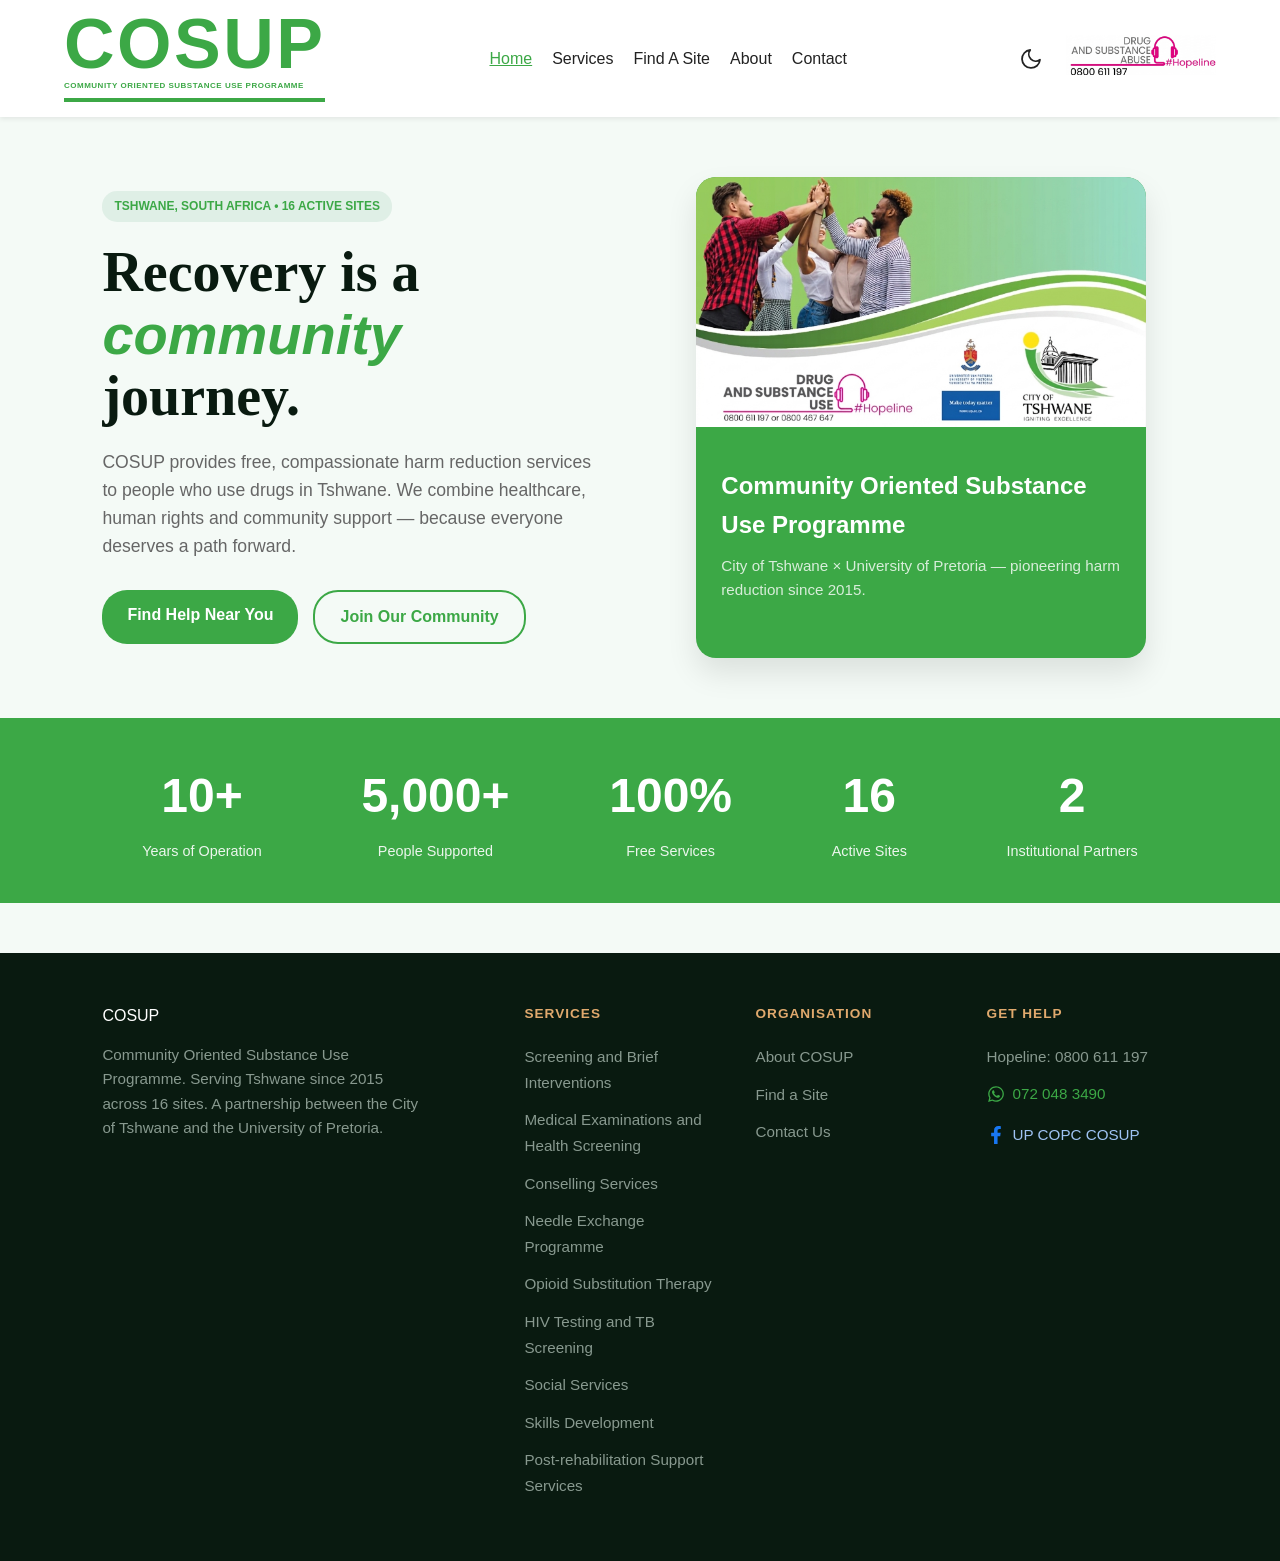
<file: index.html>
<!DOCTYPE html>
<html lang="en">
<head>
    <meta charset="UTF-8">
    <meta name="viewport" content="width=device-width, initial-scale=1.0">
    <title>COSUP - Community Oriented Substance Use Programme</title>
    <link rel="stylesheet" href="style.css">
</head>
<body>

    <header>
        <a href="#" class="logo-container">
            <span class="logo-main">COSUP</span>
            <span class="logo-sub">COMMUNITY ORIENTED SUBSTANCE USE PROGRAMME</span>
        </a>
        <button class="nav-toggle" aria-expanded="false" aria-label="Toggle menu">
            <span></span>
        </button>
        <nav>
            <a href="index.html"  class="active">Home</a>
            <a href="services.html">Services</a>
            <a href="find-a-site.html">Find A Site</a>
            <a href="about.html">About</a>
            <a href="contact.html">Contact</a>
            <div class="mobile-menu-items">
                <button class="mode-toggle" aria-label="Toggle light/dark mode">
                    <span class="toggle-icon"></span>
                </button>
                <a href="tel:0800611197" class="hopeline-link">
                    <img src="images/hopeline.png" class="hopeline-image">
                </a>
            </div>
        </nav>
        
        <div class="nav-actions">
          <button class="mode-toggle" aria-label="Toggle light/dark mode">
            <span class="toggle-icon"></span>
          </button>
          <a href="tel:0800611197" >
            <img src="images/hopeline.png" class="hopeline-image">
          </a>
        </div>
    </header>

    <section class="hero">
        <div class="hero-left">
            <div class="badge-tag">Tshwane, South Africa • 16 Active Sites</div>
            <h1>Recovery is a<br><span>community</span><br>journey.</h1>
            <p>COSUP provides free, compassionate harm reduction services to people who use drugs in Tshwane. We combine healthcare, human rights and community support — because everyone deserves a path forward.</p>
            <div class="hero-buttons">
                <a href="find-a-site.html" class="btn-primary">Find Help Near You</a>
                <a href="https://web.facebook.com/UPCOPCCOSUP/?_rdc=1&_rdr#" class="btn-secondary">Join Our Community</a>
            </div>
        </div>
        <div class="hero-right">
            <div class="floating-card">
                
                <div class="card-graphic-box">
                    <div class="mock-image-placeholder">
                       <img src="images/COSUP LOGO.png" alt="COSUP Services" class="hero-main-img">
                    </div>
                </div>
                <div class="card-body">
                    <h3>Community Oriented Substance Use Programme</h3>
                    <p>City of Tshwane × University of Pretoria — pioneering harm reduction since 2015.</p>
                </div>
            </div>
        </div>
    </section>

    <section class="stats-section">
        <div class="stat-item">
            <h2>10+</h2>
            <p>Years of Operation</p>
        </div>
        <div class="stat-item">
            <h2>5,000+</h2>
            <p>People Supported</p>
        </div>
        <div class="stat-item">
            <h2>100%</h2>
            <p>Free Services</p>
        </div>
        <div class="stat-item">
            <h2>16</h2>
            <p>Active Sites</p>
        </div>
        <div class="stat-item">
            <h2>2</h2>
            <p>Institutional Partners</p>
        </div>
    </section>

    <footer>
        <div class="footer-brand">
            <div class="logo-text" style="color: white;">COSUP</div>
            <p>Community Oriented Substance Use Programme. Serving Tshwane since 2015 across 16 sites. A partnership between the City of Tshwane and the University of Pretoria.</p>
        </div>
        <div class="footer-column">
            <h4>Services</h4>
            <ul>
                <li><a href="#">Screening and Brief Interventions</a></li>
                <li><a href="#">Medical Examinations and Health Screening</a></li>
                <li><a href="#">Conselling Services</a></li>
                <li><a href="#">Needle Exchange Programme</a></li>
                <li><a href="#">Opioid Substitution Therapy </a></li>
                <li><a href="#">HIV  Testing and TB Screening</a></li>
                <li><a href="#">Social Services</a></li>
                <li><a href="#">Skills Development</a></li>
                <li><a href="#">Post-rehabilitation Support Services</a></li>

            </ul>
        </div>
        <div class="footer-column">
            <h4>Organisation</h4>
            <ul>
                <li><a href="#">About COSUP</a></li>
                <li><a href="#">Find a Site</a></li>
                <li><a href="#">Contact Us</a></li>
            </ul>
        </div>
        <div class="footer-column">
            <h4>Get Help</h4>
            <ul>
                <li><a href="tel:0800611197">Hopeline: 0800 611 197</a></li>
                <li><a href="https://wa.me/27800611197" class="whatsapp-link">
                    <svg class="whatsapp-icon"  xmlns="http://www.w3.org/2000/svg" viewBox="0 0 448 512">
                        <path d="M380.9 97.1C339 55.1 283.2 32 223.9 32c-122.4 0-222 99.6-222 222 0 39.1 10.2 77.3 29.6 111L0 480l117.7-30.9c32.4 17.7 68.9 27 106.1 27h.1c122.3 0 224.1-99.6 224.1-222 0-59.3-25.2-115-67.1-157zm-157 341.6c-33.2 0-65.7-8.9-94-25.7l-6.7-4-69.8 18.3L72 359.2l-4.4-7c-18.5-29.4-28.2-63.3-28.2-98.2 0-101.7 82.8-184.5 184.6-184.5 49.3 0 95.6 19.2 130.4 54.1 34.8 34.9 56.2 81.2 56.1 130.5 0 101.8-84.9 184.6-186.6 184.6zm101.2-138.2c-5.5-2.8-32.8-16.2-37.9-18-5.1-1.9-8.8-2.8-12.5 2.8-3.7 5.6-14.3 18-17.6 21.8-3.2 3.7-6.5 4.2-12 1.4-32.6-16.3-54-29.1-75.5-66-5.7-9.8 5.7-9.1 16.3-30.3 1.8-3.7.9-6.9-.5-9.7-1.4-2.8-12.5-30.1-17.1-41.2-4.5-10.8-9.1-9.3-12.5-9.5-3.2-.2-6.9-.2-10.6-.2-3.7 0-9.7 1.4-14.8 6.9-5.1 5.6-19.4 19-19.4 46.3 0 27.3 19.9 53.7 22.6 57.4 2.8 3.7 39.1 59.7 94.8 83.8 35.2 15.2 49 16.5 66.6 13.9 10.7-1.6 32.8-13.4 37.4-26.4 4.6-13 4.6-24.1 3.2-26.4-1.3-2.5-5-3.9-10.5-6.6z"/></svg> 072 048 3490</a></li>
               
                  <li><a href="https://web.facebook.com/UPCOPCCOSUP/?_rdc=1&_rdr#" class="facebook-link">
                    <svg class="facebook-icon"  xmlns="http://www.w3.org/2000/svg" viewBox="0 0 320 512"><path d="M279.14 288l14.22-92.66h-88.91v-60.13c0-25.35 12.42-50.06 52.24-50.06h40.42V6.26S260.43 0 225.36 0c-73.22 0-121.08 44.38-121.08 124.72v70.62H22.89V288h81.39v224h100.17V288z"/></svg> UP COPC COSUP</a></li>
                 </footer>



    <script src="theme-toggle.js"></script>
</body>
</html>
</file>
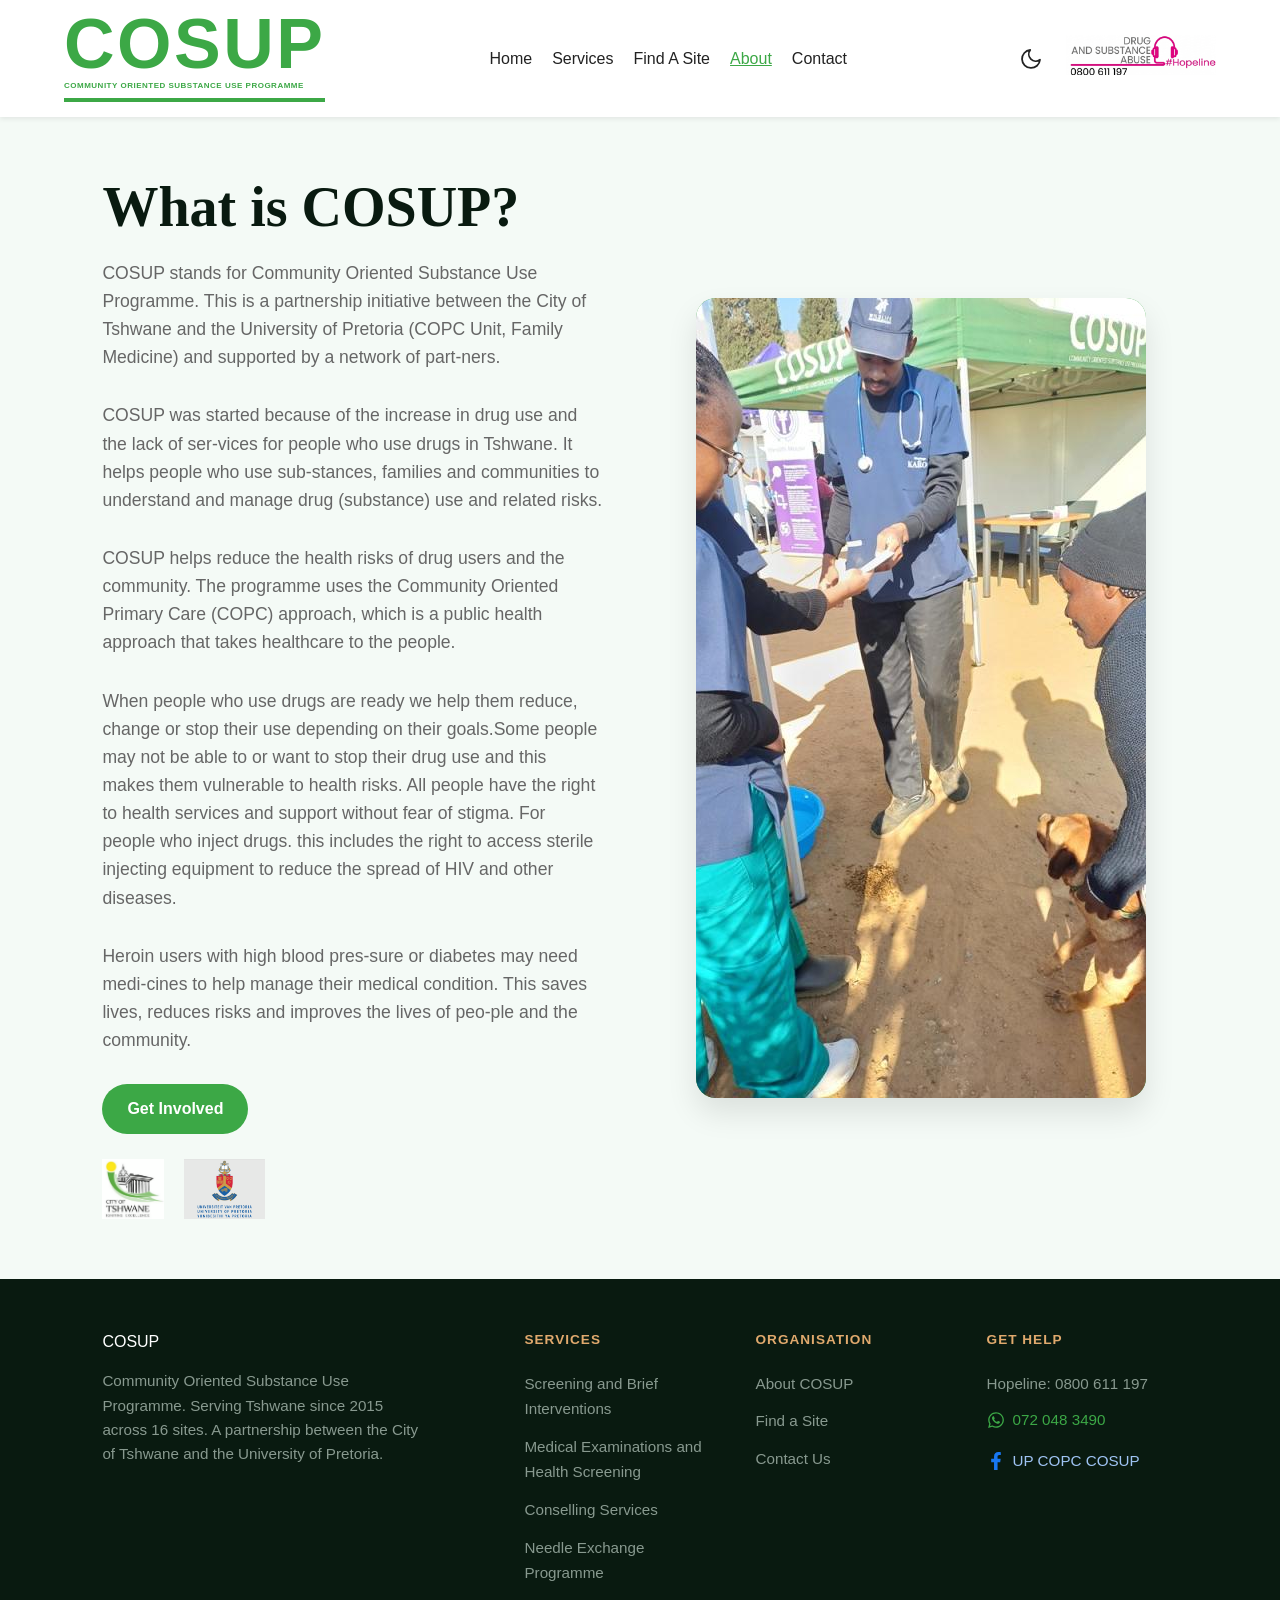
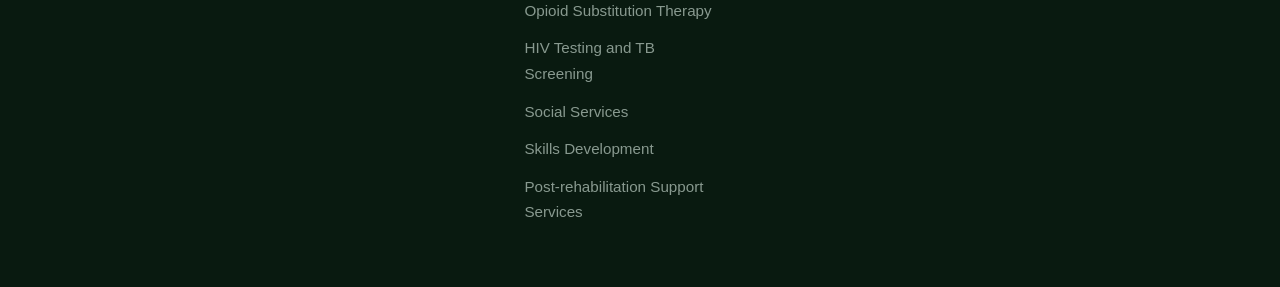
<file: about.html>
<!DOCTYPE html>
<html lang="en">
<head>
    <meta charset="UTF-8">
    <meta name="viewport" content="width=device-width, initial-scale=1.0">
    <title>COSUP - Community Oriented Substance Use Programme</title>
    <link rel="stylesheet" href="style.css">
</head>

<body>

    <header>
        <a href="#" class="logo-container">
            <span class="logo-main">COSUP</span>
            <span class="logo-sub">COMMUNITY ORIENTED SUBSTANCE USE PROGRAMME</span>
        </a>
        <button class="nav-toggle" aria-expanded="false" aria-label="Toggle menu">
            <span></span>
        </button>
        <nav>
            <a href="index.html">Home</a>
            <a href="services.html">Services</a>
            <a href="find-a-site.html">Find A Site</a>
            <a href="about.html" class="active">About</a>
            <a href="contact.html">Contact</a>
            <div class="mobile-menu-items">
                <button class="mode-toggle" aria-label="Toggle light/dark mode">
                    <span class="toggle-icon"></span>
                </button>
                <a href="tel:0800611197" class="hopeline-link">
                    <img src="images/hopeline.png" class="hopeline-image">
                </a>
            </div>
        </nav>
        
        <div class="nav-actions">
          <button class="mode-toggle" aria-label="Toggle light/dark mode">
            <span class="toggle-icon"></span>
          </button>
          <a href="tel:0800611197" >
            <img src="images/hopeline.png" class="hopeline-image">
          </a>
        </div>
    </header>

  <section class="hero">
        <div class="hero-left">
            <h1>What is COSUP?</h1>
            
            <p>COSUP stands for Community Oriented Substance Use Programme. This is a partnership initiative between the City of Tshwane and 
                the University of Pretoria (COPC Unit, Family Medicine) and supported by a network of part-ners.
            </p>
            <p>COSUP was started because of the increase in drug use and the lack of ser-vices for people who use drugs in Tshwane. It helps 
                people who use sub-stances, families and communities to understand and manage drug (substance) use and related risks.
            </p>
            <p>COSUP helps reduce the health risks of drug users and the community. The programme uses the Community Oriented Primary 
                Care (COPC) approach, which is a public health approach that takes healthcare to the people.</p>
            <p>When people who use drugs are ready we help them reduce, change or stop their use depending on their goals.Some people may not
                 be able to or want to stop their drug use and this makes them vulnerable to health risks. All people have the right to health 
                 services and support without fear of stigma. For people who inject drugs. this includes the right to access sterile injecting 
                 equipment to reduce the spread of HIV and other diseases.</p>
            <p> Heroin users with high blood pres-sure or diabetes may need medi-cines to help manage their medical condition. This saves lives,
                 reduces risks and improves the lives of peo-ple and the community.</p>

            <div class="hero-buttons">
                <a href="getInvolved.php" class="btn-primary">Get Involved</a>
            </div>
            <div class="partner-logos">
                <img src="images/City_Of_Tshwane.jpeg" alt="City of Tshwane" class="partner-logo">
                <img src="images/university_of_pretoria.png" alt="University of Pretoria" class="partner-logo">
            </div>
        </div>
        <div class="hero-right">
            <div class="floating-card">
                        <div class="card-graphic-box">
                            <div class="image-about-placeholder">
                       <img src="images/Cosup_In_Action.jpeg" alt="COSUP Services" class="about-img">
                    </div>
                </div>
               
            </div>
        </div>
    </section>


    <footer>
        <div class="footer-brand">
            <div class="logo-text" style="color: white;">COSUP</div>
            <p>Community Oriented Substance Use Programme. Serving Tshwane since 2015 across 16 sites. A partnership between the City of Tshwane and the University of Pretoria.</p>
        </div>
        <div class="footer-column">
            <h4>Services</h4>
            <ul>
                <li><a href="#">Screening and Brief Interventions</a></li>
                <li><a href="#">Medical Examinations and Health Screening</a></li>
                <li><a href="#">Conselling Services</a></li>
                <li><a href="#">Needle Exchange Programme</a></li>
                <li><a href="#">Opioid Substitution Therapy </a></li>
                <li><a href="#">HIV  Testing and TB Screening</a></li>
                <li><a href="#">Social Services</a></li>
                <li><a href="#">Skills Development</a></li>
                <li><a href="#">Post-rehabilitation Support Services</a></li>

            </ul>
        </div>
        <div class="footer-column">
            <h4>Organisation</h4>
            <ul>
                <li><a href="#">About COSUP</a></li>
                <li><a href="#">Find a Site</a></li>
                <li><a href="#">Contact Us</a></li>
            </ul>
        </div>
        <div class="footer-column">
            <h4>Get Help</h4>
            <ul>
                <li><a href="tel:0800611197">Hopeline: 0800 611 197</a></li>
                <li><a href="https://wa.me/27800611197" class="whatsapp-link">
                    <svg class="whatsapp-icon"  xmlns="http://www.w3.org/2000/svg" viewBox="0 0 448 512">
                        <path d="M380.9 97.1C339 55.1 283.2 32 223.9 32c-122.4 0-222 99.6-222 222 0 39.1 10.2 77.3 29.6 111L0 480l117.7-30.9c32.4 17.7 68.9 27 106.1 27h.1c122.3 0 224.1-99.6 224.1-222 0-59.3-25.2-115-67.1-157zm-157 341.6c-33.2 0-65.7-8.9-94-25.7l-6.7-4-69.8 18.3L72 359.2l-4.4-7c-18.5-29.4-28.2-63.3-28.2-98.2 0-101.7 82.8-184.5 184.6-184.5 49.3 0 95.6 19.2 130.4 54.1 34.8 34.9 56.2 81.2 56.1 130.5 0 101.8-84.9 184.6-186.6 184.6zm101.2-138.2c-5.5-2.8-32.8-16.2-37.9-18-5.1-1.9-8.8-2.8-12.5 2.8-3.7 5.6-14.3 18-17.6 21.8-3.2 3.7-6.5 4.2-12 1.4-32.6-16.3-54-29.1-75.5-66-5.7-9.8 5.7-9.1 16.3-30.3 1.8-3.7.9-6.9-.5-9.7-1.4-2.8-12.5-30.1-17.1-41.2-4.5-10.8-9.1-9.3-12.5-9.5-3.2-.2-6.9-.2-10.6-.2-3.7 0-9.7 1.4-14.8 6.9-5.1 5.6-19.4 19-19.4 46.3 0 27.3 19.9 53.7 22.6 57.4 2.8 3.7 39.1 59.7 94.8 83.8 35.2 15.2 49 16.5 66.6 13.9 10.7-1.6 32.8-13.4 37.4-26.4 4.6-13 4.6-24.1 3.2-26.4-1.3-2.5-5-3.9-10.5-6.6z"/></svg> 072 048 3490</a></li>
               
                  <li><a href="https://web.facebook.com/UPCOPCCOSUP/?_rdc=1&_rdr#" class="facebook-link">
                    <svg class="facebook-icon"  xmlns="http://www.w3.org/2000/svg" viewBox="0 0 320 512"><path d="M279.14 288l14.22-92.66h-88.91v-60.13c0-25.35 12.42-50.06 52.24-50.06h40.42V6.26S260.43 0 225.36 0c-73.22 0-121.08 44.38-121.08 124.72v70.62H22.89V288h81.39v224h100.17V288z"/></svg> UP COPC COSUP</a></li>
                 </footer>


    <script src="theme-toggle.js"></script>
</body>
</html>
</file>
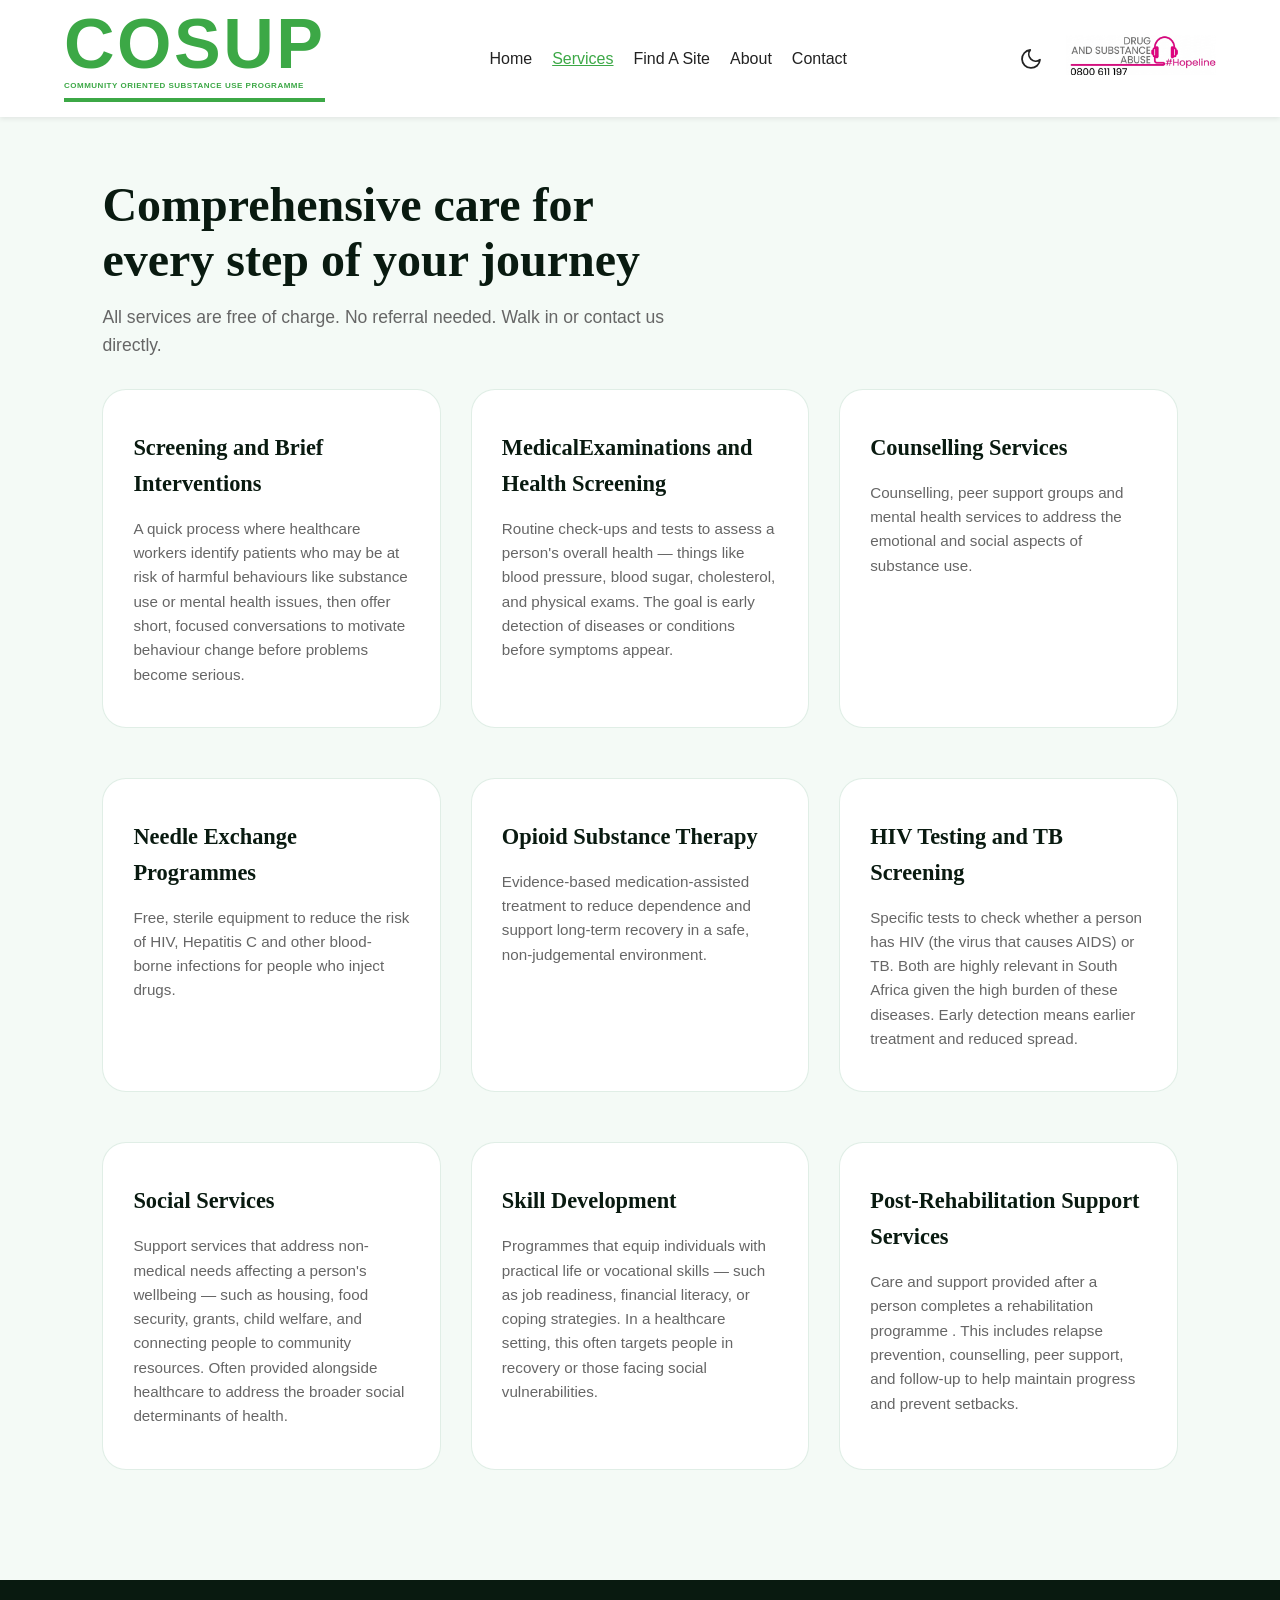
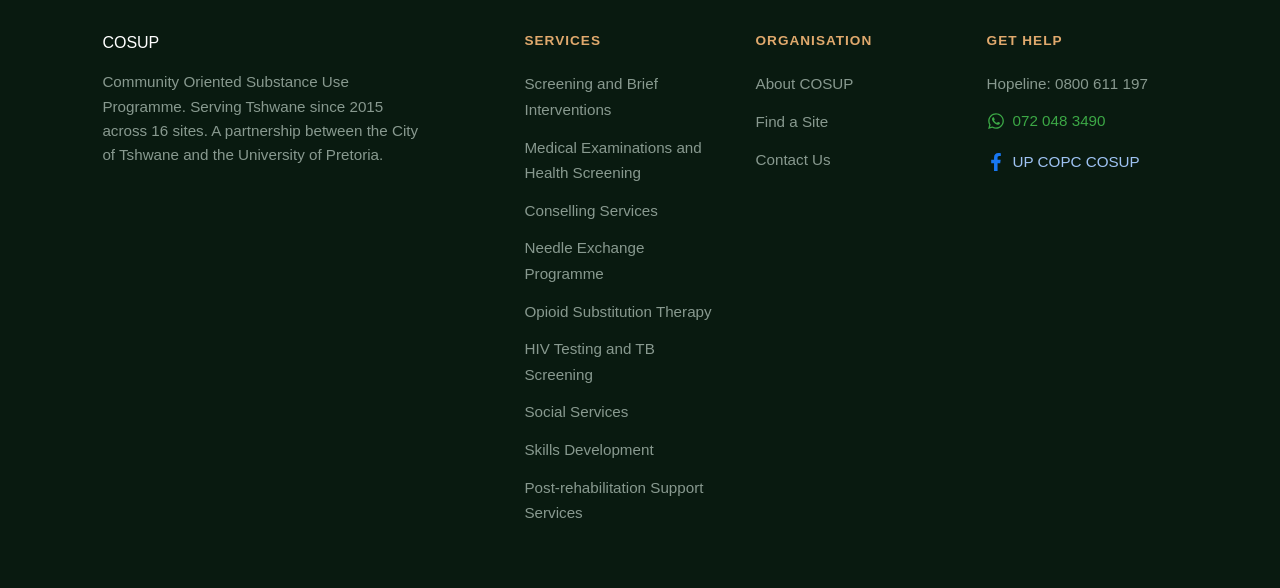
<file: services.html>
<!DOCTYPE html>
<html lang="en">
<head>
    <meta charset="UTF-8">
    <meta name="viewport" content="width=device-width, initial-scale=1.0">
    <title>COSUP - Community Oriented Substance Use Programme</title>
    <link rel="stylesheet" href="style.css">
</head>
<body>

    <header>
        <a href="#" class="logo-container">
            <span class="logo-main">COSUP</span>
            <span class="logo-sub">COMMUNITY ORIENTED SUBSTANCE USE PROGRAMME</span>
        </a>
        <button class="nav-toggle" aria-expanded="false" aria-label="Toggle menu">
            <span></span>
        </button>
        <nav>
          <a href="index.html" >Home</a>
            <a href="services.html"class="active">Services</a>
            <a href="find-a-site.html">Find A Site</a>
            <a href="about.html">About</a>
            <a href="contact.html">Contact</a>
            <div class="mobile-menu-items">
                <button class="mode-toggle" aria-label="Toggle light/dark mode">
                    <span class="toggle-icon"></span>
                </button>
                <a href="tel:0800611197" class="hopeline-link">
                    <img src="images/hopeline.png" class="hopeline-image">
                </a>
            </div>
        </nav>
        
        <div class="nav-actions">
          <button class="mode-toggle" aria-label="Toggle light/dark mode">
            <span class="toggle-icon"></span>
          </button>
          <a href="tel:0800611197" >
            <img src="images/hopeline.png" class="hopeline-image">
          </a>
        </div>
    </header>


    <div class="services-container">
    <div class="services-header">
        <h2>Comprehensive care for<br>every step of your journey</h2>
        <p>All services are free of charge. No referral needed. Walk in or contact us directly.</p>
    </div>

    <div class="services-grid">
        <div class="care-card">
            
            <h3>Screening and Brief Interventions</h3>
            <p>A quick process where healthcare workers identify patients who
                 may be at risk of harmful behaviours like substance use or 
                 mental health issues, then offer short, focused conversations 
                 to motivate behaviour change before problems become serious.</p>
        </div>

        <div class="care-card">
           
            <h3>MedicalExaminations and Health Screening</h3>
            <p> Routine check-ups and tests to assess a person's overall 
                health — things like blood pressure, blood sugar, cholesterol, 
                and physical exams. The goal is early detection of diseases or 
                conditions before symptoms appear.</p>
        </div>

        <div class="care-card">
            
            <h3>Counselling Services</h3>
            <p>Counselling, peer support groups and mental health services to 
                address the emotional and social aspects of substance use.</p>
        </div>


    </div>
     <div class="services-grid">
        
        <div class="care-card">
           
            <h3>Needle Exchange Programmes</h3>
            <p>Free, sterile equipment to reduce the risk of HIV, Hepatitis C and other blood-borne infections for people who inject drugs.</p>
        </div>

        <div class="care-card">
           
            <h3>Opioid Substance Therapy</h3>
            <p>Evidence-based medication-assisted treatment to reduce dependence and support long-term recovery in a safe, non-judgemental environment.</p>
        </div>

        <div class="care-card">
            
            <h3>HIV Testing and TB Screening</h3>
            <p>Specific tests to check whether a person has HIV (the virus that 
                causes AIDS) or TB. Both are 
                highly relevant in South Africa given the high burden of these 
                diseases. Early detection means earlier treatment and reduced 
                spread.</p>
        </div>
    </div>
     <div class="services-grid">
        <div class="care-card">
            
            <h3>Social Services </h3>
            <p>Support services that address non-medical needs affecting a person's 
                wellbeing — such as housing, food security, grants, child welfare, 
                and connecting people to community resources. Often provided alongside 
                healthcare to address the broader social determinants of health.</p>
        </div>
        <div class="care-card">
            
            <h3>Skill Development</h3>
            <p>Programmes that equip individuals with practical life or vocational 
                skills — such as job readiness, financial literacy, or coping 
                strategies. In a healthcare setting, this often targets people in 
                recovery or those facing social vulnerabilities.</p>
        </div>

        <div class="care-card">
            
            <h3>Post-Rehabilitation Support Services</h3>
            <p>Care and support provided after a person completes a rehabilitation programme 
                . This includes relapse 
                prevention, counselling, peer support, and follow-up to help maintain 
                progress and prevent setbacks.</p>
        </div>
    </div>
</div>
   
    <footer>
        <div class="footer-brand">
            <div class="logo-text" style="color: white;">COSUP</div>
            <p>Community Oriented Substance Use Programme. Serving Tshwane since 2015 across 16 sites. A partnership between the City of Tshwane and the University of Pretoria.</p>
        </div>
        <div class="footer-column">
            <h4>Services</h4>
            <ul>
                <li><a href="#">Screening and Brief Interventions</a></li>
                <li><a href="#">Medical Examinations and Health Screening</a></li>
                <li><a href="#">Conselling Services</a></li>
                <li><a href="#">Needle Exchange Programme</a></li>
                <li><a href="#">Opioid Substitution Therapy </a></li>
                <li><a href="#">HIV  Testing and TB Screening</a></li>
                <li><a href="#">Social Services</a></li>
                <li><a href="#">Skills Development</a></li>
                <li><a href="#">Post-rehabilitation Support Services</a></li>

            </ul>
        </div>
        <div class="footer-column">
            <h4>Organisation</h4>
            <ul>
                <li><a href="#">About COSUP</a></li>
                <li><a href="#">Find a Site</a></li>
                <li><a href="#">Contact Us</a></li>
            </ul>
        </div>
        <div class="footer-column">
            <h4>Get Help</h4>
            <ul>
                <li><a href="tel:0800611197">Hopeline: 0800 611 197</a></li>
                <li><a href="https://wa.me/27800611197" class="whatsapp-link">
                    <svg class="whatsapp-icon"  xmlns="http://www.w3.org/2000/svg" viewBox="0 0 448 512">
                        <path d="M380.9 97.1C339 55.1 283.2 32 223.9 32c-122.4 0-222 99.6-222 222 0 39.1 10.2 77.3 29.6 111L0 480l117.7-30.9c32.4 17.7 68.9 27 106.1 27h.1c122.3 0 224.1-99.6 224.1-222 0-59.3-25.2-115-67.1-157zm-157 341.6c-33.2 0-65.7-8.9-94-25.7l-6.7-4-69.8 18.3L72 359.2l-4.4-7c-18.5-29.4-28.2-63.3-28.2-98.2 0-101.7 82.8-184.5 184.6-184.5 49.3 0 95.6 19.2 130.4 54.1 34.8 34.9 56.2 81.2 56.1 130.5 0 101.8-84.9 184.6-186.6 184.6zm101.2-138.2c-5.5-2.8-32.8-16.2-37.9-18-5.1-1.9-8.8-2.8-12.5 2.8-3.7 5.6-14.3 18-17.6 21.8-3.2 3.7-6.5 4.2-12 1.4-32.6-16.3-54-29.1-75.5-66-5.7-9.8 5.7-9.1 16.3-30.3 1.8-3.7.9-6.9-.5-9.7-1.4-2.8-12.5-30.1-17.1-41.2-4.5-10.8-9.1-9.3-12.5-9.5-3.2-.2-6.9-.2-10.6-.2-3.7 0-9.7 1.4-14.8 6.9-5.1 5.6-19.4 19-19.4 46.3 0 27.3 19.9 53.7 22.6 57.4 2.8 3.7 39.1 59.7 94.8 83.8 35.2 15.2 49 16.5 66.6 13.9 10.7-1.6 32.8-13.4 37.4-26.4 4.6-13 4.6-24.1 3.2-26.4-1.3-2.5-5-3.9-10.5-6.6z"/></svg> 072 048 3490</a></li>
               
                  <li><a href="https://web.facebook.com/UPCOPCCOSUP/?_rdc=1&_rdr#" class="facebook-link">
                    <svg class="facebook-icon"  xmlns="http://www.w3.org/2000/svg" viewBox="0 0 320 512"><path d="M279.14 288l14.22-92.66h-88.91v-60.13c0-25.35 12.42-50.06 52.24-50.06h40.42V6.26S260.43 0 225.36 0c-73.22 0-121.08 44.38-121.08 124.72v70.62H22.89V288h81.39v224h100.17V288z"/></svg> UP COPC COSUP</a></li>
                 </footer>

    <script src="theme-toggle.js"></script>
</body>
</html>
</file>
<file: style.css>
/* --- Global Reset & Variables --- */
* {
    margin: 0;
    padding: 0;
    box-sizing: border-box;
    font-family: 'Segoe UI', Tahoma, Geneva, Verdana, sans-serif;
}

:root {
    --primary-green: #3ca846;
    --light-green-bg: #f4faf6;
    --dark-bg: #091a10;
    --text-dark: #222222;
    --text-muted: #666666;
    --orange-alert: #e0533c;
    --white: #ffffff;

    /* Theme variables */
    --body-bg: var(--light-green-bg);
    --surface-bg: var(--white);
    --surface-alt: #e2f0e7;
    --header-bg: var(--white);
    --footer-bg: var(--dark-bg);
    --text-default: var(--text-dark);
    --hero-heading: var(--dark-bg);
    --muted: var(--text-muted);
    --card-text: #2b2b2b;
    --badge-bg: rgba(46, 139, 87, 0.1);
}

body.dark-mode {
    --body-bg: #07180f;
    --surface-bg: #122419;
    --surface-alt: #17332a;
    --header-bg: #0c1f15;
    --footer-bg: #07110b;
    --text-default: #e7efe9;
    --hero-heading: #f4f8f3;
    --muted: #9cae9d;
    --card-text: #e7f1e9;
    --badge-bg: rgba(72, 170, 89, 0.16);
}

.about-h1{
    color: #3ca846; /* Bright vibrant green matching the logo image */
    font-size: 70px;
    font-weight: 900;
    line-height: 0.85;
    letter-spacing: 1.5px;
}
body {
    background-color: var(--body-bg);
    color: var(--text-default);
    line-height: 1.6;
}
/* --- Header / Navigation --- */
header {
    background-color: var(--header-bg);
    display: flex;
    justify-content: space-between;
    align-items: center;
    padding: 15px 5%;
    box-shadow: 0 2px 5px #00000014;
    top: 0;
    position: relative; /* Ensures z-index takes effect */
    z-index: 10000; 
}

/* New Pure CSS Logo Styles */
.logo-container {
    display: inline-flex;
    flex-direction: column;
    text-decoration: none;
    font-family: 'Arial Black', -apple-system, BlinkMacSystemFont, "Segoe UI", Roboto, sans-serif;
    border-bottom: 4px solid #3ca846; /* The solid green underline bar */
    padding-bottom: 6px;
    max-width: fit-content;
}

.logo-main {
    color: #3ca846; /* Bright vibrant green matching the logo image */
    font-size: 70px;
    font-weight: 900;
    line-height: 0.85;
    letter-spacing: 2.5px;
}

.logo-sub {
    color: #3ca846;
    font-size: 8px;
    font-weight: bold;
    font-family: Arial, sans-serif;
    letter-spacing: 0.5px;
    margin-top: 5px;
    white-space: nowrap;
}

/* Nav Menu & Actions */
nav {
    display: flex;
    align-items: center;
    gap: 20px;
}

nav a {
    text-decoration: none;
    color: var(--text-default);
    font-weight: 500;
}

nav a.active {
    color: var(--primary-green);
    text-decoration: underline;
}

.menu-open header nav {
    display: flex;
}

nav a:hover {
    color: var(--primary-green);
}

.mobile-menu-items {
    display: none;
    width: 100%;
    padding-top: 16px;
    gap: 12px;
}

.mobile-menu-items .mode-toggle,
.mobile-menu-items .hopeline-link {
    width: 100%;
}

.nav-actions {
    display: flex;
    align-items: center;
    gap: 15px;
}

.mode-toggle {
    background: transparent;
    border: none;
    padding: 8px;
    border-radius: 0;
    cursor: pointer;
    font-size: 16px;
    display: inline-flex;
    align-items: center;
    justify-content: center;
    color: var(--text-default);
}

.nav-toggle {
    display: none;
    background: transparent;
    border: none;
    cursor: pointer;
    padding: 8px;
    border-radius: 10px;
    color: var(--text-default);
}

.nav-toggle span,
.nav-toggle span::before,
.nav-toggle span::after {
    content: '';
    display: block;
    width: 22px;
    height: 2px;
    background: currentColor;
    border-radius: 2px;
}

.nav-toggle span::before {
    transform: translateY(-7px);
}

.nav-toggle span::after {
    transform: translateY(5px);
}

.btn-hopeline {
    background-color: var(--orange-alert);
    color: var(--white);
    padding: 10px 20px;
    border-radius: 25px;
    text-decoration: none;
    font-weight: 600;
    display: flex;
    align-items: center;
    gap: 8px;
}

.toggle-icon {
    display: inline-flex;
    width: 24px;
    height: 24px;
    align-items: center;
    justify-content: center;
}

.toggle-icon svg {
    width: 100%;
    height: 100%;
    display: block;
    fill: none;
    stroke: currentColor;
    stroke-width: 1.8;
    stroke-linecap: round;
    stroke-linejoin: round;
}
/* --- Hero Section --- */
.hero {
    display: flex;
    justify-content: space-between;
    align-items: center;
    padding: 60px 8%;
    gap: 50px;
    max-width: 1400px;
    margin: 0 auto;
}

.hero-left {
    flex: 1;
}

.badge-tag {
    display: inline-block;
    background-color: rgba(46, 139, 87, 0.1);
    color: var(--primary-green);
    padding: 6px 12px;
    border-radius: 15px;
    font-size: 12px;
    text-transform: uppercase;
    font-weight: bold;
    margin-bottom: 20px;
}

.hero h1 {
    font-size: 3.5rem;
    font-family: 'Georgia', serif;
    color: var(--hero-heading);
    line-height: 1.1;
    margin-bottom: 20px;
}

.hero h1 span {
    color: var(--primary-green);
    font-style: italic;
}

.hero p {
    color: var(--muted);
    font-size: 1.1rem;
    margin-bottom: 30px;
    max-width: 500px;
}

.hero-buttons {
    display: flex;
    gap: 15px;
}

.btn-primary {
    background-color: var(--primary-green);
    color: var(--white);
    padding: 12px 25px;
    border-radius: 25px;
    text-decoration: none;
    font-weight: 600;
}

.btn-secondary {
    border: 2px solid var(--primary-green);
    color: var(--primary-green);
    padding: 12px 25px;
    border-radius: 25px;
    text-decoration: none;
    font-weight: 600;
    background: transparent;
}

/* Hero Right Card */
.hero-right {
    flex: 1;
    display: flex;
    justify-content: center;
    position: relative;
}

.floating-card {
    background-color: var(--primary-green);
    color: white;
    border-radius: 20px;
    width: 100%;
    max-width: 450px;
    overflow: hidden;
    box-shadow: 0 15px 30px rgba(0,0,0,0.1);
}

.card-top-tag {
    background: var(--surface-bg);
    color: var(--primary-green);
    display: inline-block;
    padding: 5px 12px;
    border-radius: 15px;
    font-size: 12px;
    font-weight: bold;
    margin: 15px;
}

.card-graphic-box {
    background: var(--surface-bg);
    border-radius: 10px;
    color: var(--text-default);
    text-align: center;
}

.mock-image-placeholder {
    height: 250px;
    background: var(--surface-alt);
    display: flex;
    align-items: center;
    justify-content: center;
    color: var(--primary-green);
    font-weight: bold;
    border-radius: 6px;
    margin-bottom: 15px;
}


/* Placeholder styling for the about us image box */
.image-about-placeholder {
     width: 100%;
  height: auto;
  display: block;
  border-radius: 10px;
}
.hopeline-image {
    width: 150px;
    height: auto;
    object-fit: contain;
}
/* HERO MAIN CENTRE PHOTO */
.hero-main-img {
  width: 100%;
  height: 250px;
  object-fit: cover;
  display: block;
  border-radius: 0;
}
/* HERO MAIN CENTRE PHOTO fo about us*/
.about-img {
  width: 100%;
  height: 800px;
  object-fit: cover;
  display: block;
  border-radius: 0;
}
.card-body {
    padding: 25px;
}

.card-body h3 {
    font-size: 1.5rem;
    margin-bottom: 10px;
    font-weight: 600;
}

.card-body p {
    color: rgba(255,255,255,0.8);
    font-size: 0.95rem;
}

/* --- Stats Section --- */
.stats-section {
    background-color: var(--primary-green);
    color: var(--white);
    padding: 40px 8%;
    display: flex;
    justify-content: space-around;
    text-align: center;
    flex-wrap: wrap;
    gap: 20px;

    margin-bottom: 50px;
}

.stat-item h2 {
    font-size: 3rem;
    font-weight: 700;
}

.stat-item p {
    font-size: 0.9rem;
    opacity: 0.9;
    margin-top: 5px;
}

/* --- Footer Section --- */
footer {
    background-color: var(--footer-bg);
    color: var(--white);
    padding: 50px 8%;
    display: grid;
    grid-template-columns: 2fr repeat(3, 1fr);
    gap: 40px;
}

.footer-brand p {
    color: #88998f;
    font-size: 0.95rem;

/* Desktop left-sidebar layout */
@media (min-width: 968px) {
    header {
        position: fixed;
        top: 0;
        left: 0;
        bottom: 0;
        width: 240px;
        height: 100vh;
        display: flex;
        flex-direction: column;
        align-items: flex-start;
        padding: 28px 18px;
        box-shadow: 2px 0 8px rgba(0,0,0,0.08);
    }

    /* push page content right to make room for sidebar */
    body {
        margin-left: 240px;
    }

    .logo-container {
        margin-bottom: 20px;
    }

    nav {
        display: flex;
        flex-direction: column;
        gap: 12px;
        width: 100%;
    }

    nav a {
        padding: 10px 12px;
        width: 100%;
        border-radius: 8px;
    }

    .nav-actions {
        margin-top: auto;
        width: 100%;
        display: flex;
        flex-direction: column;
        gap: 10px;
        align-items: stretch;
    }

    .nav-actions img.hopeline-image {
        width: 100%;
        height: auto;
        object-fit: contain;
    }

    .nav-toggle { display: none; }
}
    margin-top: 15px;
    max-width: 320px;
}

.footer-column h4 {
    color: #e0a96d;
    text-transform: uppercase;
    font-size: 0.85rem;
    letter-spacing: 1px;
    margin-bottom: 20px;
}

.footer-column ul {
    list-style: none;
}

.footer-column ul li {
    margin-bottom: 12px;
}

.footer-column ul li a {
    color: #88998f;
    text-decoration: none;
    font-size: 0.95rem;
}

.footer-column ul li a:hover {
    color: var(--white);
}

/* Responsive Design */
@media (max-width: 968px) {
    header { flex-direction: column; gap: 15px; text-align: center; }
    .hero { flex-direction: column; text-align: center; padding: 40px 5%; }
    .hero p { margin: 0 auto 30px auto; }
    .hero-buttons { justify-content: center; }
    footer { grid-template-columns: 1fr; gap: 30px; }
}
/* ==========================================================================
   Services Grid & Cards Section (Added Component)
   ========================================================================== */

/* Layout wrapper to center the grid, matching your existing hero widths */
.services-container {
    max-width: 1400px;
    width: 100%;
    margin: 60px auto;
    padding: 0 8%;
}

/* Header within the services container */
.services-header {
    margin-bottom: 40px;
}

.services-header h2 {
    font-size: 3rem;
    font-family: 'Georgia', serif;
    color: var(--hero-heading);
    line-height: 1.15;
    margin-bottom: 15px;
}

.services-header p {
    font-size: 1.1rem;
    color: var(--muted);
    max-width: 600px;
}

/* Responsive CSS Grid matching your template properties */
.services-grid {
    display: grid;
    grid-template-columns: repeat(auto-fit, minmax(280px, 1fr));
    gap: 30px;
}
.care-card {
    cursor: pointer;
}
/* Individual Care Cards */
.care-card {
    background-color: var(--surface-bg);
    border: 1px solid rgba(46, 139, 87, 0.15);
    border-radius: 24px;
    padding: 40px 30px;
    display: flex;
    flex-direction: column;
    align-items: flex-start;
    margin-bottom: 50px;
}


/* Clean hover animation matching the buttons */
.care-card:hover {
    transform: translateY(-5px);
    box-shadow: 0 19px 25px rgba(9, 26, 16, 0.06);
    border-color: var(--primary-green);
    transform: translateY(-6px);
     box-shadow: var(--shadow-lg); 

}

/* Image container styling to ensure consistent alignment */
.care-card-icon {
    width: 70px;
    height: 70px;
    margin-bottom: 25px;
    display: flex;
    align-items: center;
    justify-content: center;
}

.care-card-icon img {
    max-width: 100%;
    max-height: 100%;
    object-fit: contain;
}

.care-card h3 {
    font-size: 1.4rem;
    font-family: 'Georgia', serif;
    color: var(--hero-heading);
    margin-bottom: 15px;
    font-weight: 700;
}

.care-card p {
    font-size: 0.95rem;
    color: var(--muted);
    line-height: 1.6;
}

.location-badge {
    display: inline-flex;
    align-items: center;
    justify-content: center;
    width: 40px;
    height: 40px;
    border-radius: 999px;
    background: rgba(46, 139, 87, 0.12);
    color: var(--primary-green);
    font-weight: 700;
    margin-bottom: 18px;
}

.card-meta {
    color: var(--muted);
    margin-top: 8px;
}

.care-card .card-meta:last-child {
    color: var(--primary-green);
    font-weight: 700;
}

.services-page {
    max-width: 1200px;
    margin: 0 auto;
    padding: 40px 5%;
}

.services-header {
    margin-bottom: 30px;
    max-width: 800px;
}

#map {
    width: 100%;
    height: 500px;
    border-radius: 18px;
    margin-bottom: 32px;
    overflow: hidden;
    position: relative;
    z-index: 1;
}

/* Contact form styles */
.contact-section {
    max-width: 900px;
    margin: 40px auto;
    padding: 0 8%;
}

.contact-form {
    background: var(--surface-bg);
    border: 1px solid rgba(46,139,87,0.08);
    padding: 24px;
    border-radius: 12px;
    margin-top: 20px;
}

.contact-form h3 {
    margin-bottom: 12px;
    font-size: 1.4rem;
    color: var(--hero-heading);
}

.contact-form .field-row {
    display: flex;
    flex-direction: column;
    margin-bottom: 12px;
}

.contact-form label { font-size: 0.95rem; margin-bottom: 6px; color: var(--muted); }
.contact-form input[type="text"],
.contact-form input[type="email"],
.contact-form textarea {
    padding: 10px 12px;
    border: 1px solid rgba(0,0,0,0.08);
    border-radius: 8px;
    background: transparent;
    color: var(--text-default);
}

.contact-form .checkbox-row { flex-direction: row; align-items: center; gap: 10px; }

.contact-form .btn-primary { width: auto; padding: 10px 20px; }

.contact-success {
    margin-top: 12px;
    color: var(--primary-green);
    font-weight: 600;
}

/* WhatsApp Link in Footer */
.whatsapp-link {
    display: inline-flex;
    align-items: center;
    gap: 8px;
    color: var(--primary-green) !important;
    text-decoration: none;
    transition: all 0.3s ease;
}

.whatsapp-link:hover {
    opacity: 0.8;
}

.whatsapp-icon {
    width: 18px;
    height: 18px;
    fill: var(--primary-green);
}

.facebook-icon {
    width: 18px;
    height: 18px;
    fill: #1877F2;
}
.facebook-link {
    display: inline-flex;
    align-items: center;
    gap: 8px;
    color: #9fc3f3 !important;
    text-decoration: none;
    font-size: 10px;
    font-weight: 500;
    transition: all 0.3s ease;

}

.facebook-link:hover {
    opacity: 0.8;
}

/* Partner Logos */
.partner-logos {
    display: flex;
    gap: 20px;
    margin-top: 25px;
    align-items: center;
}

.partner-logo {
    height: 60px;
    width: auto;
    object-fit: contain;
    opacity: 0.9;
    transition: opacity 0.3s ease;
}

.partner-logo:hover {
    opacity: 1;
}

@media (max-width: 768px) {
    .partner-logos {
        flex-direction: column;
        gap: 15px;
    }
    
    .partner-logo {
        height: 50px;
    }
}

@media (max-width: 768px) {
    .contact-section { padding: 0 5%; }
    .contact-form { padding: 18px; }
}

/* Mobile Adjustments matching your 968px breakpoint query */
@media (max-width: 968px) {
    header { flex-direction: column; gap: 8px; align-items: flex-start; position: relative; text-align: left; padding-left: 5%; padding-right: 5%; }
    .logo-container { align-items: flex-start; }
    /* keep the toggle visually on the right while logo stays left */
    .nav-toggle { display: inline-flex; position: absolute; right: 5%; top: 18px; margin-top: 0; }
    nav { display: none; flex-wrap: wrap; justify-content: flex-start; width: 100%; background: var(--header-bg); position: absolute; top: 100%; left: 0; right: 0; padding: 15px 5%; box-shadow: 0 10px 30px rgba(0,0,0,0.12); z-index: 1000; }
    .menu-open nav { display: flex; }
    nav a { width: 100%; padding: 12px 0; border-bottom: 1px solid rgba(0,0,0,0.08); text-align: left; }
    nav a:last-child { border-bottom: none; }
    .nav-actions { display: none; }
    .mobile-menu-items { display: flex; flex-direction: column; }
    .hero { flex-direction: column; text-align: left; padding: 40px 5%; }
    .hero-left, .hero-right { width: 100%; }
    .hero p { margin: 0 auto 30px auto; max-width: 100%; }
    .hero-buttons { justify-content: center; flex-wrap: wrap; gap: 12px; }
    .hero-buttons a { width: auto; }
    .floating-card { max-width: 100%; }
    .stats-section { flex-direction: column; align-items: stretch; gap: 15px; padding: 30px 5%; }
    footer { grid-template-columns: 1fr; gap: 30px; }
    .services-container { padding: 0 5%; }
    .services-header { text-align: center; }
    .services-header p { margin: 0 auto; }
    .care-card { align-items: center; text-align: center; padding: 30px 20px; margin-bottom: 30px; }
    .hopeline-image { width: 120px; }
    .hero-main-img { height: auto; min-height: 250px; }
    .about-img { height: auto; }
    #map { width: 100%; height: 500px; border-radius: 12px; }
}

/* Mobile responsive */
@media (max-width: 768px) {
    header { padding: 15px 3%; }
    nav { gap: 12px; }
    .hero { padding: 30px 3%; gap: 30px; }
    .hero h1 { font-size: 2.7rem; }
    .logo-main { font-size: 55px; }
    .logo-sub { font-size: 7px; }
    .hero-buttons { flex-direction: column; align-items: stretch; }
    .btn-secondary { width: 100%; }
    .btn-secondary,
    .btn-hopeline { padding: 12px 18px; }
    .stats-section { padding: 25px 3%; }
    .services-grid { gap: 24px; }
    #map { height: 350px; }
}

@media (max-width: 576px) {
    .logo-main { font-size: 48px; }
    .logo-sub { font-size: 6px; }
    nav { gap: 10px; }
    .hero-buttons { gap: 10px; }
    .hero h1 { font-size: 2.3rem; }
}
</file>
